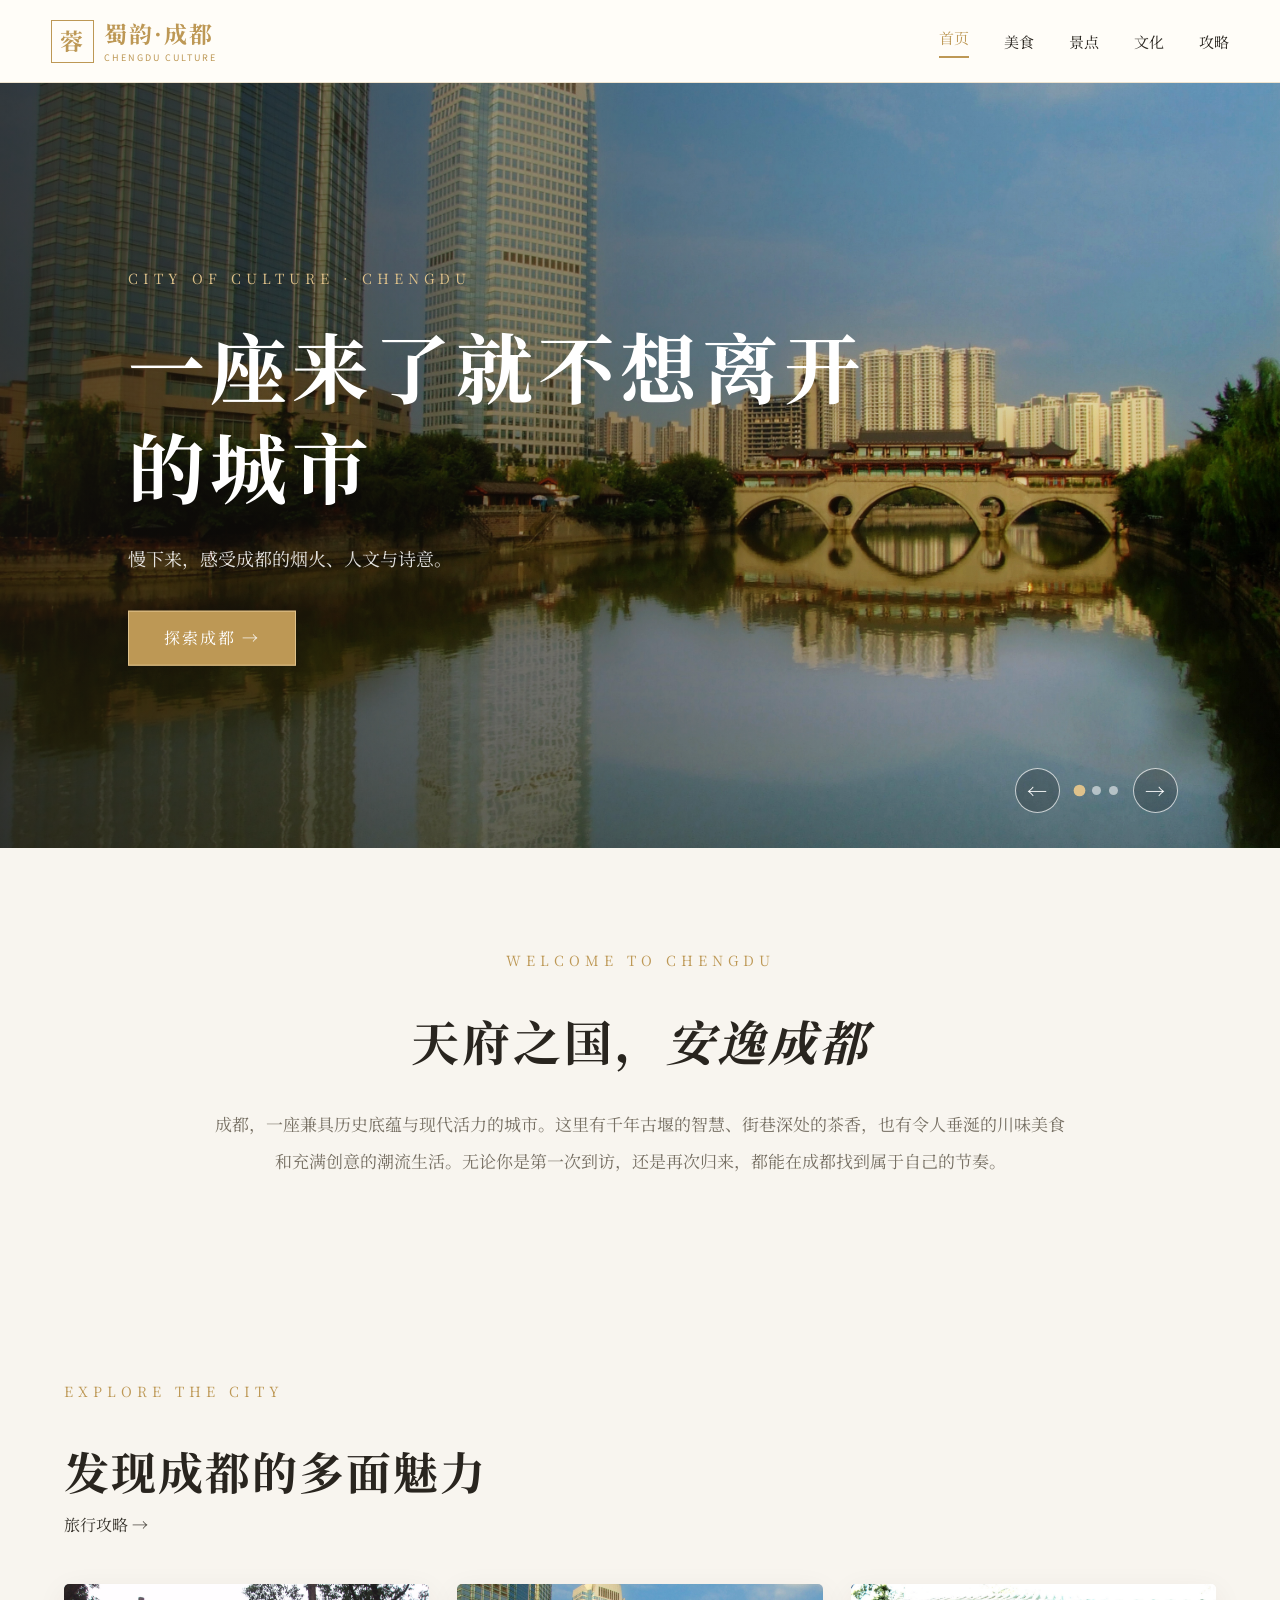
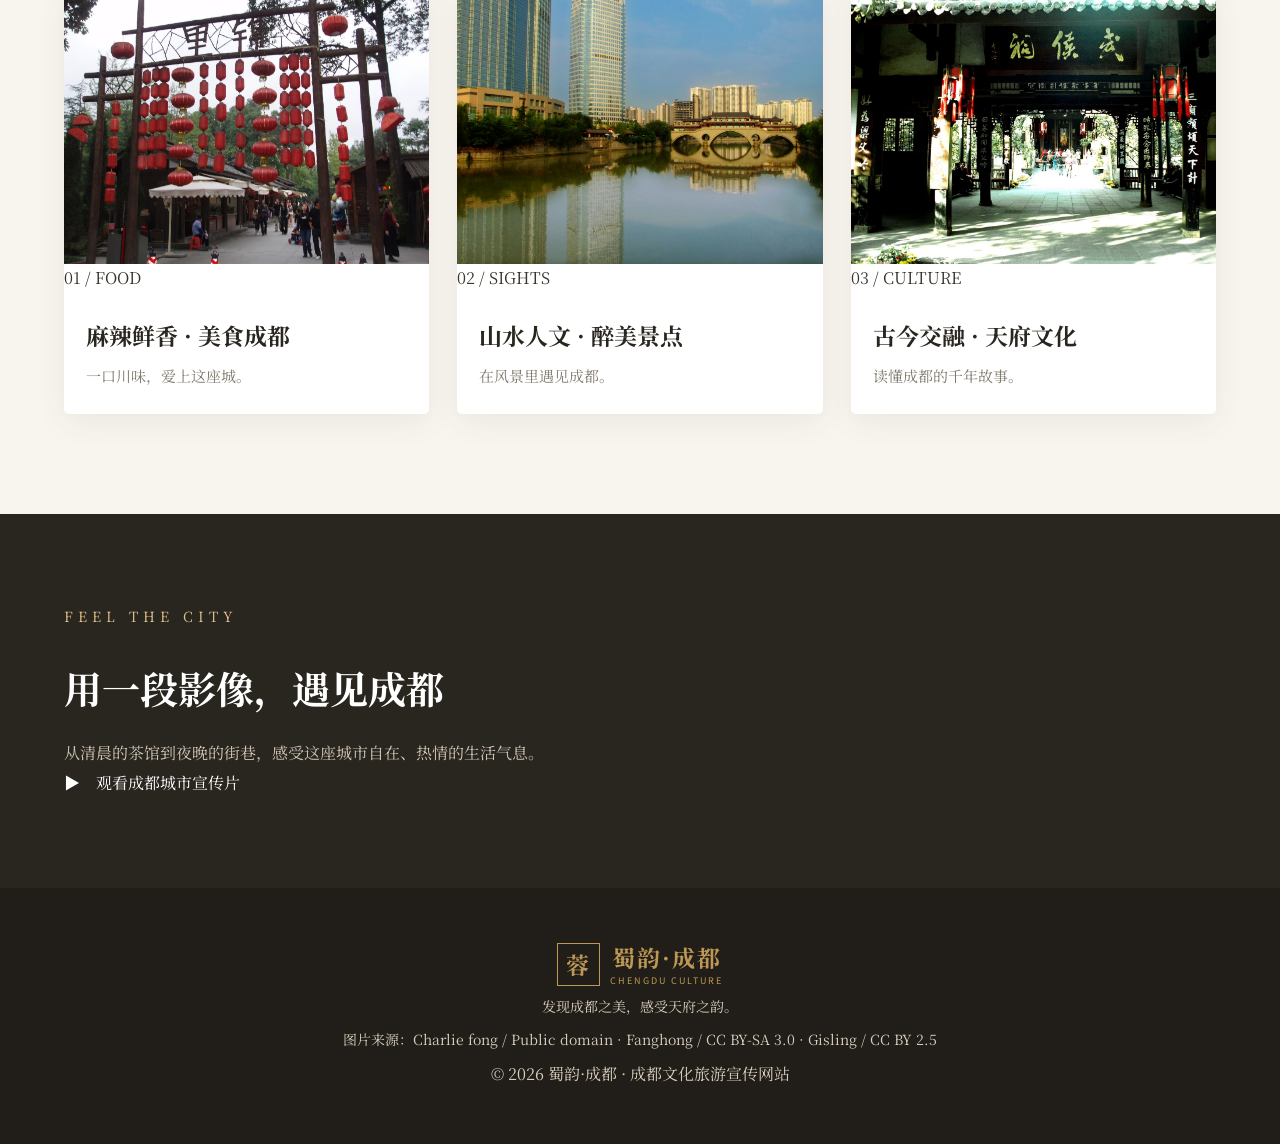
<file: index.html>
<!DOCTYPE html>
<html lang="zh-CN">
<head>
	<meta charset="UTF-8">
	<meta name="viewport" content="width=device-width, initial-scale=1.0">
	<meta name="description" content="蜀韵·成都文化旅游宣传网站，发现成都美食、景点、文化与旅行攻略。">
	<title>首页｜蜀韵·成都</title>
	<link rel="preconnect" href="https://fonts.googleapis.com">
	<link rel="preconnect" href="https://fonts.gstatic.com" crossorigin>
	<link href="https://fonts.googleapis.com/css2?family=Noto+Serif+SC:wght@400;500;600;700;800&family=Noto+Sans+SC:wght@300;400;500;600;700&display=swap" rel="stylesheet">
	<link rel="stylesheet" href="css/style.css?v=20261111-2">
</head>
<body data-page="discover">
<header class="site-header"><div class="nav-wrap"><a class="brand" href="index.html"><span class="brand-mark">蓉</span><span><b>蜀韵·成都</b><small>CHENGDU CULTURE</small></span></a><button class="menu-toggle" aria-label="打开导航">☰</button><nav class="main-nav"><a href="index.html" data-page="discover">首页</a><a href="food.html" data-page="food">美食</a><a href="sights.html" data-page="sights">景点</a><a href="culture.html" data-page="culture">文化</a><a href="guide.html" data-page="guide">攻略</a></nav></div></header>
<main>

<section class="hero">
	<div class="hero-slides">
		<article class="hero-slide active" style="background-image:url('images/anshun-bridge.jpg')">
			<div class="hero-copy"><span class="eyebrow">CITY OF CULTURE · CHENGDU</span><h1>一座来了就不想离开的城市</h1><p>慢下来，感受成都的烟火、人文与诗意。</p><a class="btn" href="sights.html">探索成都 <span>→</span></a></div>
		</article>
		<article class="hero-slide" style="background-image:url('images/jinli.jpg')">
			<div class="hero-copy"><span class="eyebrow">TASTE OF CHENGDU</span><h1>舌尖上的麻辣鲜香</h1><p>从街头小吃到地道川菜，开启味蕾之旅。</p><a class="btn" href="food.html">寻味成都 <span>→</span></a></div>
		</article>
		<article class="hero-slide" style="background-image:url('images/wuhou-shrine.jpg')">
			<div class="hero-copy"><span class="eyebrow">HISTORY & FUTURE</span><h1>在古韵与潮流之间</h1><p>读懂成都三千年的城市故事。</p><a class="btn" href="culture.html">走近文化 <span>→</span></a></div>
		</article>
	</div>
	<div class="hero-controls"><button class="prev" aria-label="上一张">←</button><div class="dots"><button class="dot active" aria-label="第1张"></button><button class="dot" aria-label="第2张"></button><button class="dot" aria-label="第3张"></button></div><button class="next" aria-label="下一张">→</button></div>
</section>
<section class="intro section-wrap"><div><span class="eyebrow gold">WELCOME TO CHENGDU</span><h2>天府之国，<em>安逸成都</em></h2></div><p>成都，一座兼具历史底蕴与现代活力的城市。这里有千年古堰的智慧、街巷深处的茶香，也有令人垂涎的川味美食和充满创意的潮流生活。无论你是第一次到访，还是再次归来，都能在成都找到属于自己的节奏。</p></section>
<section class="section-wrap"><div class="section-heading"><div><span class="eyebrow gold">EXPLORE THE CITY</span><h2>发现成都的多面魅力</h2></div><a class="text-link" href="guide.html">旅行攻略 →</a></div>
<div class="feature-grid">
<a class="feature-card" href="food.html"><img src="images/jinli.jpg" alt="成都锦里古街的传统建筑" width="900" height="600" loading="lazy"><span>01 / FOOD</span><h3>麻辣鲜香 · 美食成都</h3><p>一口川味，爱上这座城。</p></a>
<a class="feature-card" href="sights.html"><img src="images/anshun-bridge.jpg" alt="成都锦江上的安顺廊桥" width="900" height="600" loading="lazy"><span>02 / SIGHTS</span><h3>山水人文 · 醉美景点</h3><p>在风景里遇见成都。</p></a>
<a class="feature-card" href="culture.html"><img src="images/wuhou-shrine.jpg" alt="成都武侯祠古建筑" width="900" height="600" loading="lazy"><span>03 / CULTURE</span><h3>古今交融 · 天府文化</h3><p>读懂成都的千年故事。</p></a>
</div></section>
<section class="video-section"><div class="video-inner"><span class="eyebrow">FEEL THE CITY</span><h2>用一段影像，遇见成都</h2><p>从清晨的茶馆到夜晚的街巷，感受这座城市自在、热情的生活气息。</p><a class="video-link" href="https://www.youtube.com/results?search_query=成都城市宣传片" target="_blank" rel="noopener">▶　观看成都城市宣传片</a></div></section>

</main>
<footer class="site-footer"><div class="footer-inner"><a class="brand footer-brand" href="index.html"><span class="brand-mark">蓉</span><span><b>蜀韵·成都</b><small>CHENGDU CULTURE</small></span></a><p>发现成都之美，感受天府之韵。</p><p>图片来源：<a href="https://commons.wikimedia.org/wiki/File:Anshunlang_bridge_Chengdu.jpg">Charlie fong / Public domain</a> · <a href="https://commons.wikimedia.org/wiki/File:ChengduJinli.jpg">Fanghong / CC BY-SA 3.0</a> · <a href="https://commons.wikimedia.org/wiki/File:Chengdu_Wuhou_ci.jpg">Gisling / CC BY 2.5</a></p><span class="copyright">© 2026 蜀韵·成都 · 成都文化旅游宣传网站</span></div></footer>
<script src="js/main.js"></script>
</body>
</html>
</file>
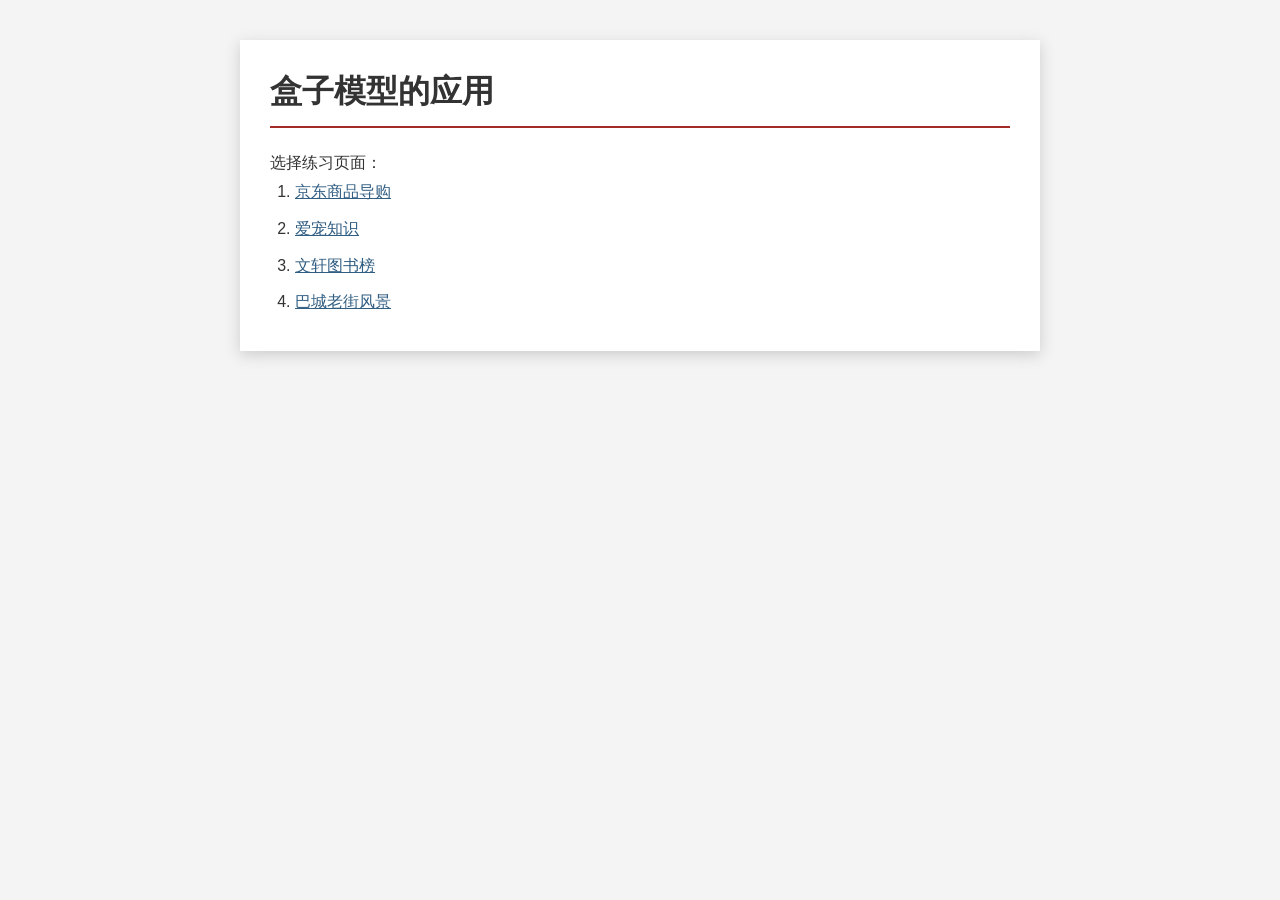
<file: box-model-exercises/index.html>
﻿<!doctype html><html lang="zh-CN"><head><meta charset="utf-8"><meta name="viewport" content="width=device-width, initial-scale=1"><title>盒子模型实训</title><link rel="stylesheet" href="style.css"></head><body class="extension-page"><main class="exercise-index"><h1>盒子模型的应用</h1><p>选择练习页面：</p><ol><li><a href="shopping.html">京东商品导购</a></li><li><a href="pets.html">爱宠知识</a></li><li><a href="books.html">文轩图书榜</a></li><li><a href="bacheng.html">巴城老街风景</a></li></ol></main></body></html>
</file>
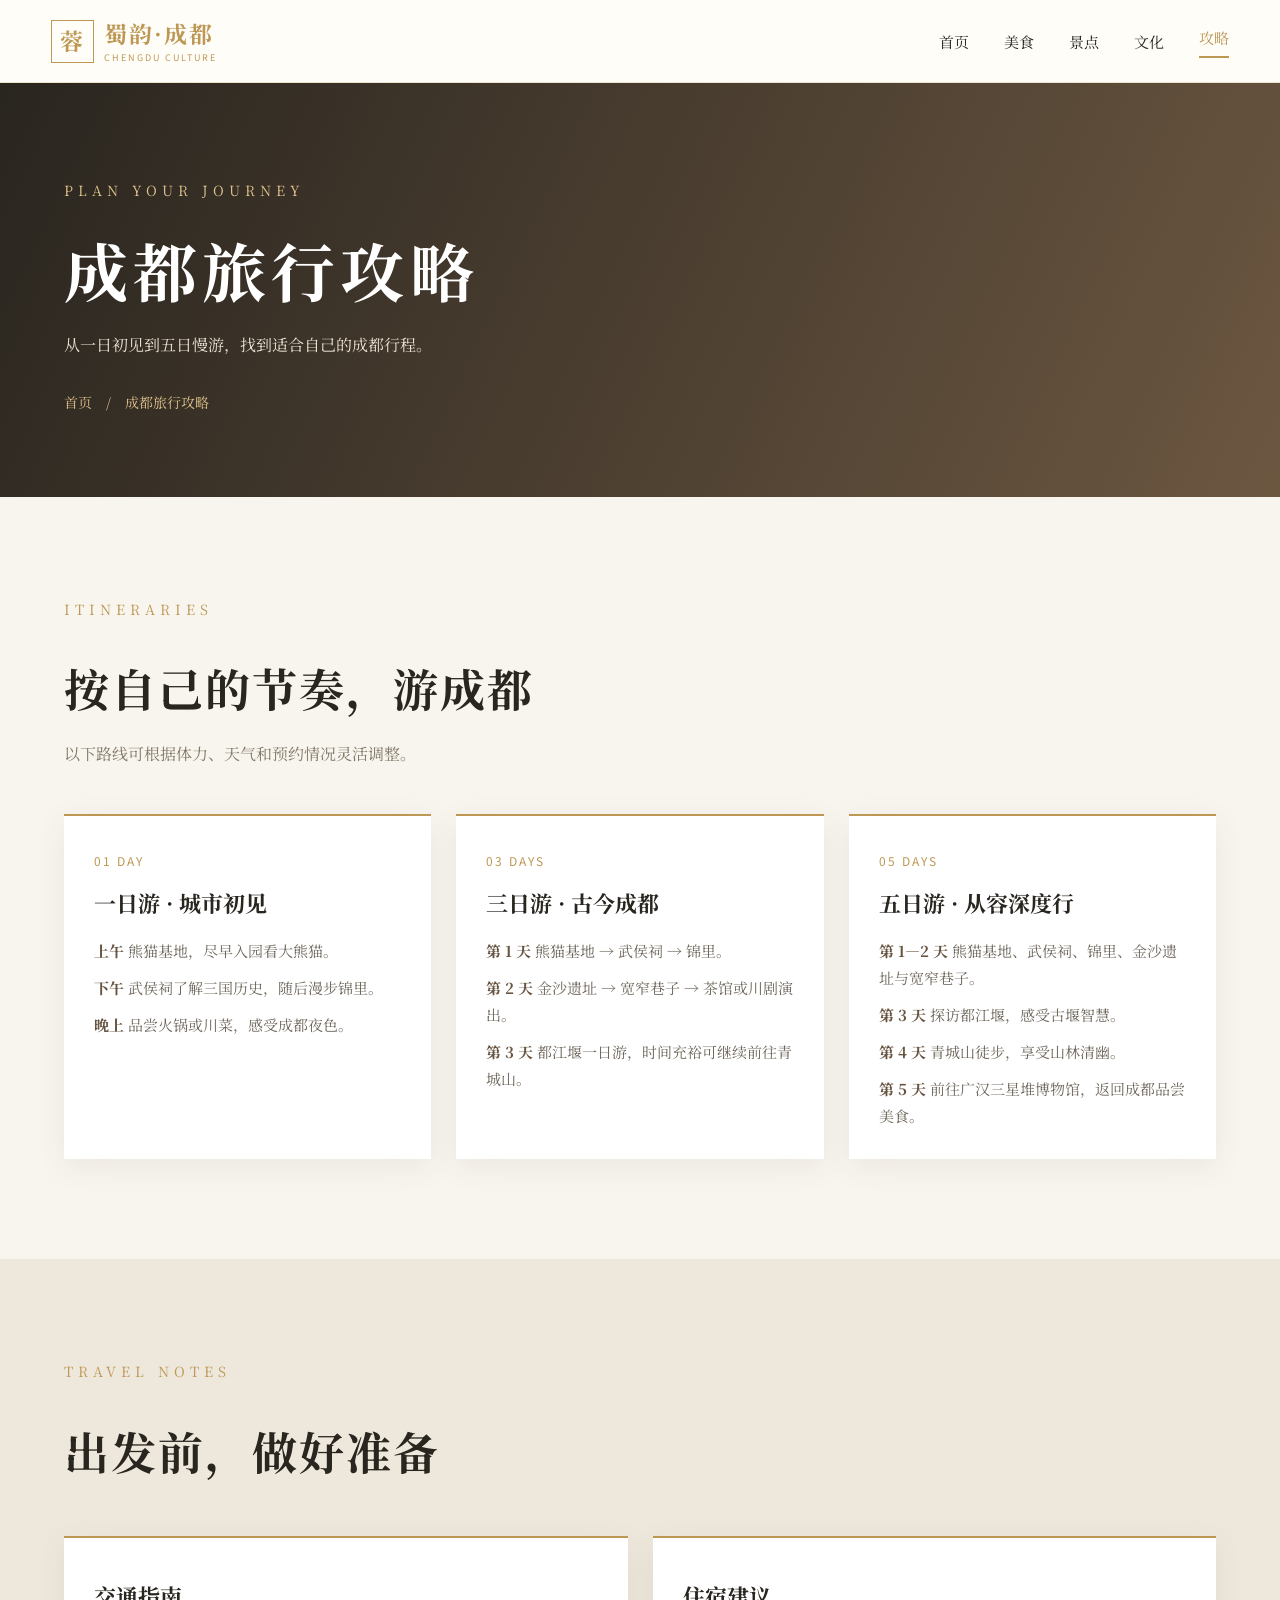
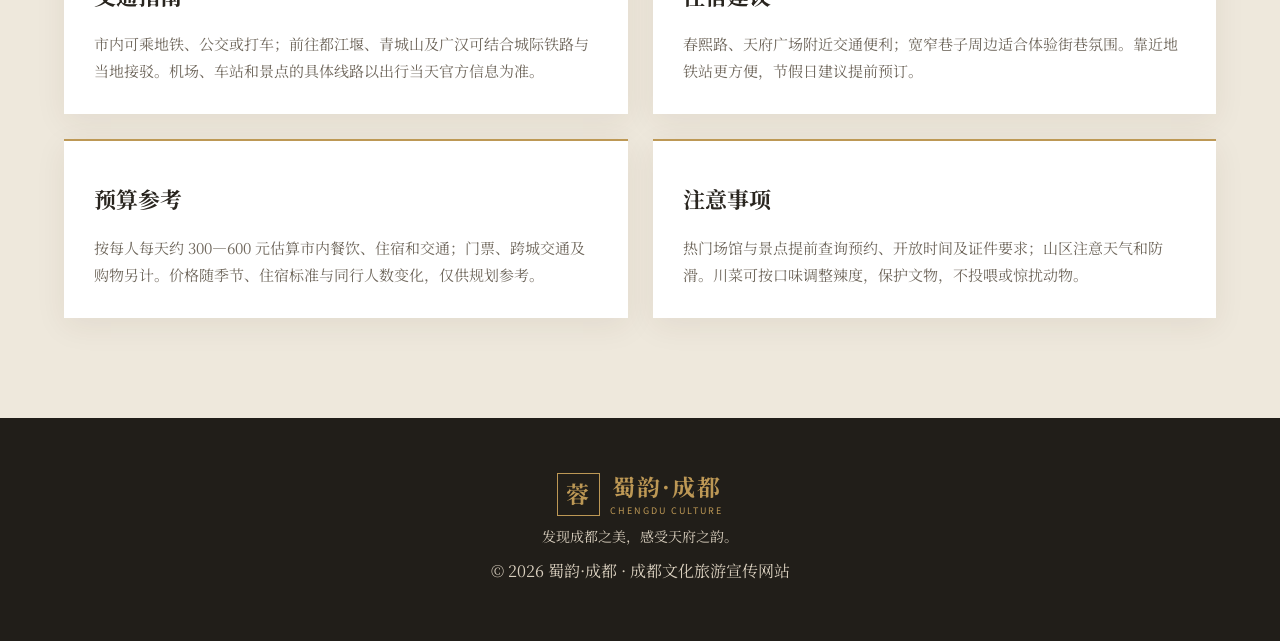
<file: guide.html>
<!DOCTYPE html>
<html lang="zh-CN"><head><meta charset="UTF-8"><meta name="viewport" content="width=device-width, initial-scale=1.0"><meta name="description" content="从一日初见到五日慢游，找到适合自己的成都行程。"><title>成都旅行攻略｜蜀韵·成都</title><link rel="preconnect" href="https://fonts.googleapis.com"><link rel="preconnect" href="https://fonts.gstatic.com" crossorigin><link href="https://fonts.googleapis.com/css2?family=Noto+Serif+SC:wght@400;500;600;700;800&family=Noto+Sans+SC:wght@300;400;500;600;700&display=swap" rel="stylesheet"><link rel="stylesheet" href="css/style.css"></head>
<body data-page="guide"><header class="site-header"><div class="nav-wrap"><a class="brand" href="index.html"><span class="brand-mark">蓉</span><span><b>蜀韵·成都</b><small>CHENGDU CULTURE</small></span></a><button class="menu-toggle" aria-label="打开导航" aria-expanded="false" aria-controls="main-nav">☰</button><nav class="main-nav" id="main-nav" aria-label="主导航"><a href="index.html">首页</a><a href="food.html">美食</a><a href="sights.html">景点</a><a href="culture.html">文化</a><a href="guide.html" class="active" aria-current="page">攻略</a></nav></div></header><main><section class="page-hero"><div class="page-hero-inner"><span class="eyebrow">PLAN YOUR JOURNEY</span><h1>成都旅行攻略</h1><p>从一日初见到五日慢游，找到适合自己的成都行程。</p><a href="index.html">首页 <span aria-hidden="true">/</span> 成都旅行攻略</a></div></section><section class="section-wrap guide-section"><div class="section-heading"><span class="eyebrow gold">ITINERARIES</span><h2>按自己的节奏，游成都</h2><p>以下路线可根据体力、天气和预约情况灵活调整。</p></div><div class="guide-grid"><article class="guide-card"><span>01 DAY</span><h3>一日游 · 城市初见</h3><p><b>上午</b> 熊猫基地，尽早入园看大熊猫。</p><p><b>下午</b> 武侯祠了解三国历史，随后漫步锦里。</p><p><b>晚上</b> 品尝火锅或川菜，感受成都夜色。</p></article><article class="guide-card"><span>03 DAYS</span><h3>三日游 · 古今成都</h3><p><b>第 1 天</b> 熊猫基地 → 武侯祠 → 锦里。</p><p><b>第 2 天</b> 金沙遗址 → 宽窄巷子 → 茶馆或川剧演出。</p><p><b>第 3 天</b> 都江堰一日游，时间充裕可继续前往青城山。</p></article><article class="guide-card"><span>05 DAYS</span><h3>五日游 · 从容深度行</h3><p><b>第 1—2 天</b> 熊猫基地、武侯祠、锦里、金沙遗址与宽窄巷子。</p><p><b>第 3 天</b> 探访都江堰，感受古堰智慧。</p><p><b>第 4 天</b> 青城山徒步，享受山林清幽。</p><p><b>第 5 天</b> 前往广汉三星堆博物馆，返回成都品尝美食。</p></article></div></section><section class="guide-details"><div class="section-wrap"><div class="section-heading"><span class="eyebrow gold">TRAVEL NOTES</span><h2>出发前，做好准备</h2></div><div class="guide-grid"><article class="guide-card"><h3>交通指南</h3><p>市内可乘地铁、公交或打车；前往都江堰、青城山及广汉可结合城际铁路与当地接驳。机场、车站和景点的具体线路以出行当天官方信息为准。</p></article><article class="guide-card"><h3>住宿建议</h3><p>春熙路、天府广场附近交通便利；宽窄巷子周边适合体验街巷氛围。靠近地铁站更方便，节假日建议提前预订。</p></article><article class="guide-card"><h3>预算参考</h3><p>按每人每天约 300—600 元估算市内餐饮、住宿和交通；门票、跨城交通及购物另计。价格随季节、住宿标准与同行人数变化，仅供规划参考。</p></article><article class="guide-card"><h3>注意事项</h3><p>热门场馆与景点提前查询预约、开放时间及证件要求；山区注意天气和防滑。川菜可按口味调整辣度，保护文物，不投喂或惊扰动物。</p></article></div></div></section></main><footer class="site-footer"><div class="footer-inner"><a class="brand footer-brand" href="index.html"><span class="brand-mark">蓉</span><span><b>蜀韵·成都</b><small>CHENGDU CULTURE</small></span></a><p>发现成都之美，感受天府之韵。</p><span class="copyright">© 2026 蜀韵·成都 · 成都文化旅游宣传网站</span></div></footer><script src="js/main.js"></script></body></html>
</file>
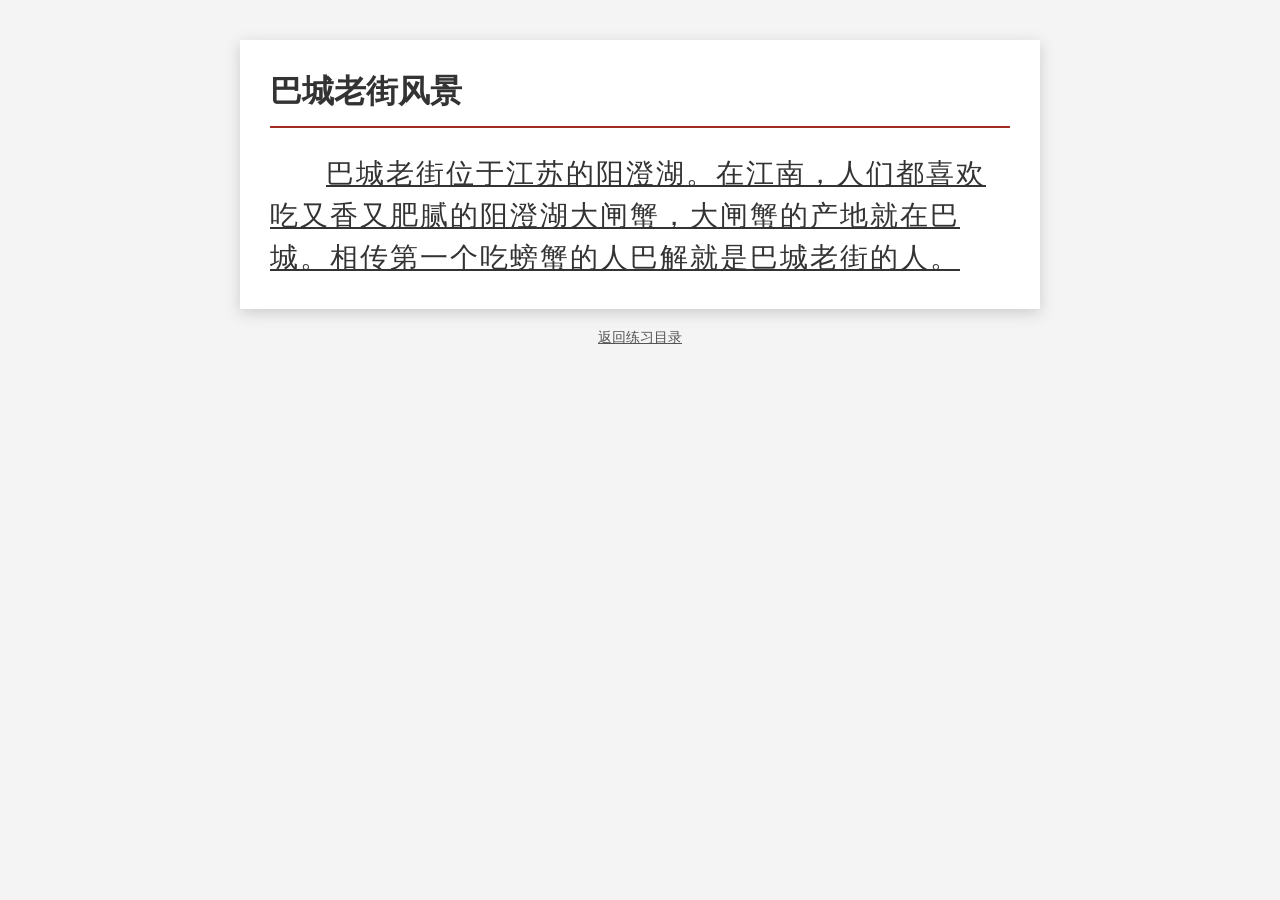
<file: box-model-exercises/bacheng.html>
﻿<!doctype html><html lang="zh-CN"><head><meta charset="utf-8"><meta name="viewport" content="width=device-width, initial-scale=1"><title>巴城老街风景</title><link rel="stylesheet" href="style.css"></head><body class="extension-page"><main class="old-town"><h1>巴城老街风景</h1><p>巴城老街位于江苏的阳澄湖。在江南，人们都喜欢吃又香又肥腻的阳澄湖大闸蟹，大闸蟹的产地就在巴城。相传第一个吃螃蟹的人巴解就是巴城老街的人。</p></main><p class="back"><a href="index.html">返回练习目录</a></p></body></html>
</file>
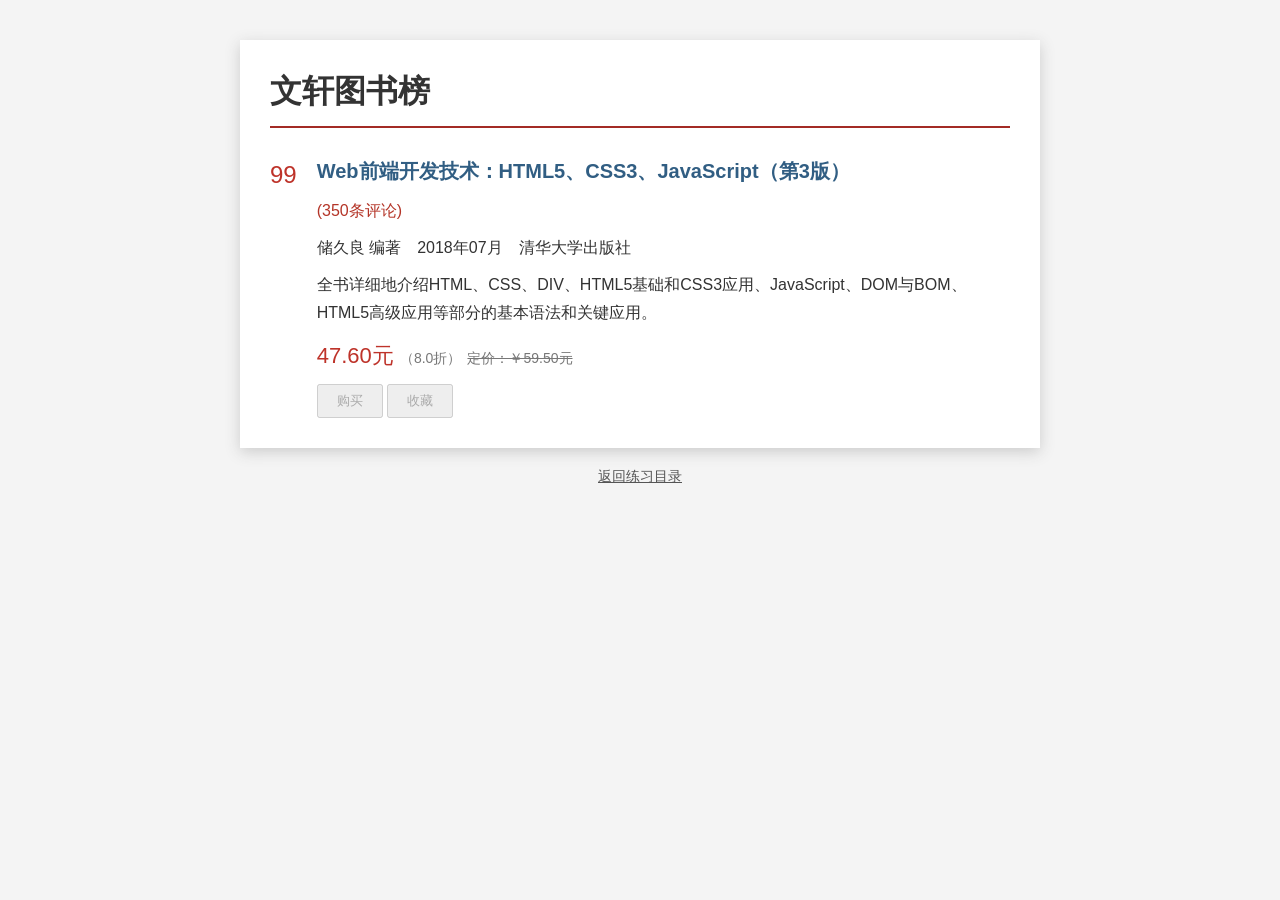
<file: box-model-exercises/books.html>
﻿<!doctype html><html lang="zh-CN"><head><meta charset="utf-8"><meta name="viewport" content="width=device-width, initial-scale=1"><title>文轩图书榜</title><link rel="stylesheet" href="style.css"></head><body class="extension-page"><main class="book"><h1>文轩图书榜</h1><article class="book-item"><span class="rank">99</span><div><h2>Web前端开发技术：HTML5、CSS3、JavaScript（第3版）</h2><p class="review">(350条评论)</p><p>储久良 编著　2018年07月　清华大学出版社</p><p>全书详细地介绍HTML、CSS、DIV、HTML5基础和CSS3应用、JavaScript、DOM与BOM、HTML5高级应用等部分的基本语法和关键应用。</p><p class="price">47.60元 <small>（8.0折）</small> <del>定价：￥59.50元</del></p><div class="book-actions"><button type="button" disabled>购买</button> <button type="button" disabled>收藏</button></div></div></article></main><p class="back"><a href="index.html">返回练习目录</a></p></body></html>
</file>
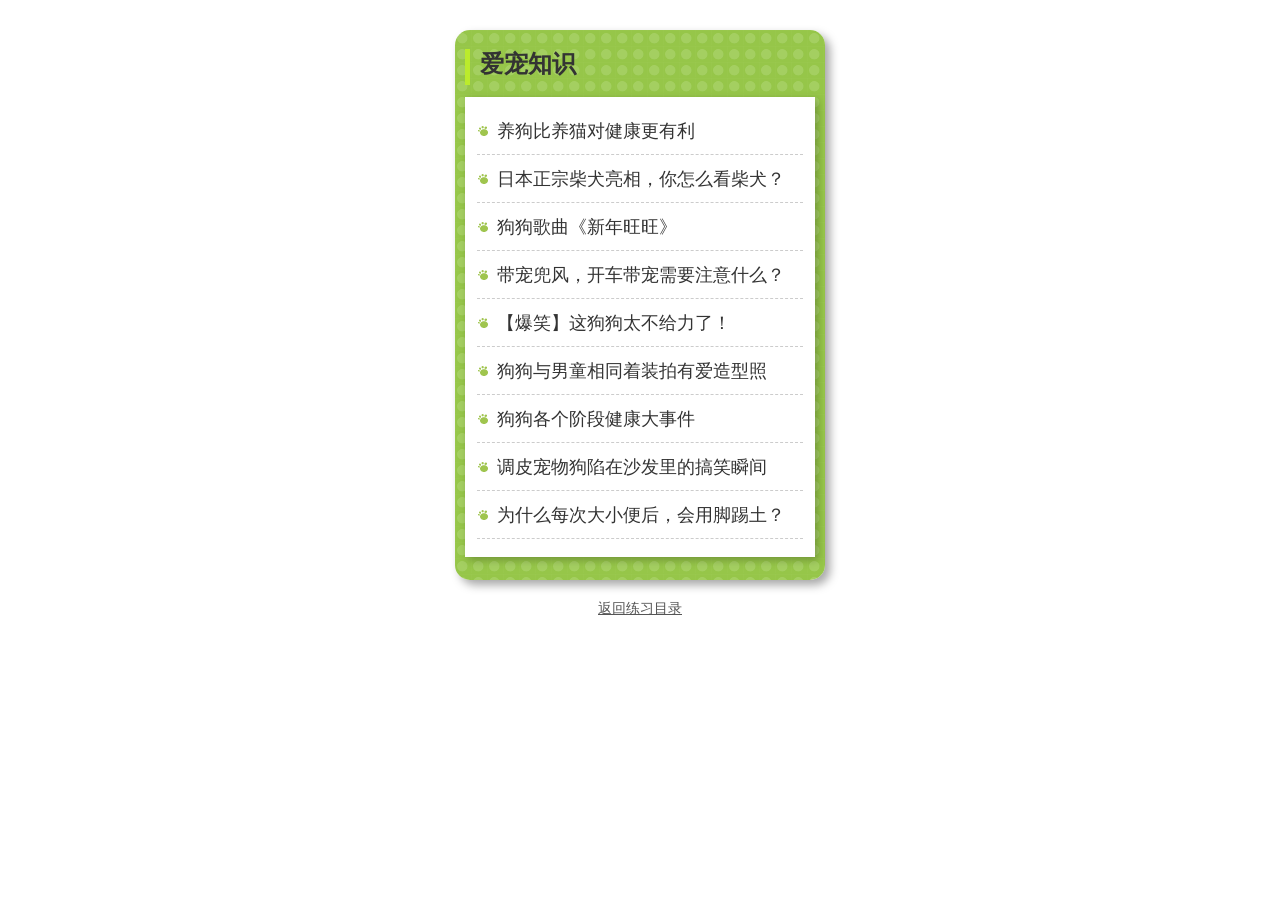
<file: box-model-exercises/pets.html>
﻿<!doctype html><html lang="zh-CN"><head><meta charset="utf-8"><meta name="viewport" content="width=device-width, initial-scale=1"><title>爱宠知识</title><link rel="stylesheet" href="style.css"></head><body class="pet-page"><main class="pet-box"><h1>爱宠知识</h1><div class="pet-inner"><ul><li><a href="#pet-list">养狗比养猫对健康更有利</a></li><li><a href="#pet-list">日本正宗柴犬亮相，你怎么看柴犬？</a></li><li><a href="#pet-list">狗狗歌曲《新年旺旺》</a></li><li><a href="#pet-list">带宠兜风，开车带宠需要注意什么？</a></li><li><a href="#pet-list">【爆笑】这狗狗太不给力了！</a></li><li><a href="#pet-list">狗狗与男童相同着装拍有爱造型照</a></li><li><a href="#pet-list">狗狗各个阶段健康大事件</a></li><li><a href="#pet-list">调皮宠物狗陷在沙发里的搞笑瞬间</a></li><li><a href="#pet-list">为什么每次大小便后，会用脚踢土？</a></li></ul></div><span id="pet-list"></span></main><p class="back"><a href="index.html">返回练习目录</a></p></body></html>
</file>
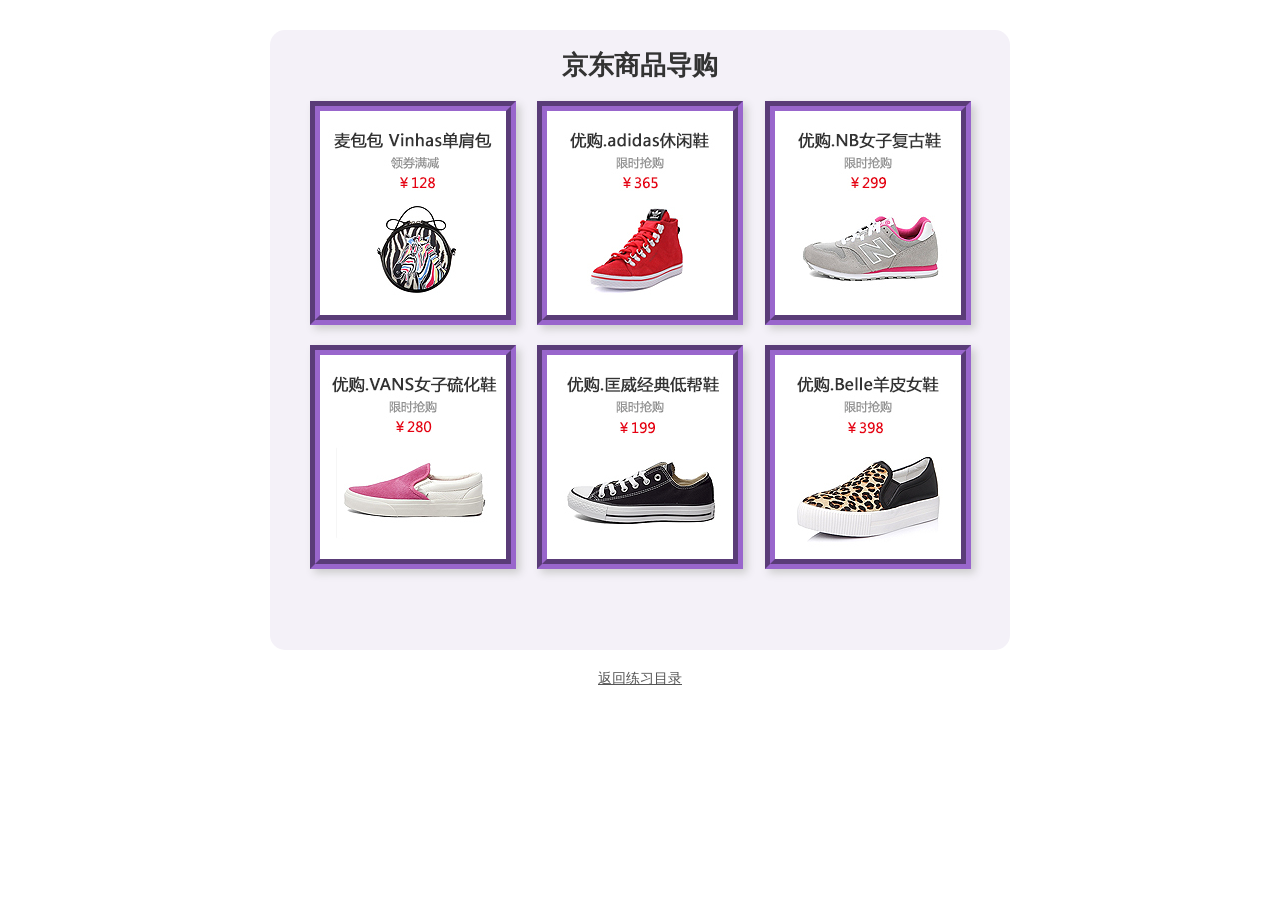
<file: box-model-exercises/shopping.html>
﻿<!doctype html><html lang="zh-CN"><head><meta charset="utf-8"><meta name="viewport" content="width=device-width, initial-scale=1"><title>京东商品导购</title><link rel="stylesheet" href="style.css"></head><body class="shopping-page"><main class="shopping"><h1>京东商品导购</h1><div class="products"><div class="product"><img src="assets/image5-2-1.jpg" width="186" height="204" alt="麦包包 Vinhas 单肩包，128元"></div><div class="product"><img src="assets/image5-2-2.jpg" width="186" height="204" alt="优购 adidas 休闲鞋，365元"></div><div class="product"><img src="assets/image5-2-3.jpg" width="186" height="204" alt="优购 NB 女子复古鞋，299元"></div><div class="product"><img src="assets/image5-2-4.jpg" width="186" height="204" alt="优购 VANS 女子硫化鞋，280元"></div><div class="product"><img src="assets/image5-2-5.jpg" width="186" height="204" alt="优购 匡威经典低帮鞋，199元"></div><div class="product"><img src="assets/image5-2-6.jpg" width="186" height="204" alt="优购 Belle 羊皮女鞋，398元"></div></div></main><p class="back"><a href="index.html">返回练习目录</a></p></body></html>
</file>
<file: css/style.css>
/* ========================================
   蜀韵·成都 —— 全站高级视觉样式
   主色：香槟金、米白、深棕
   ======================================== */

/* 1. 全局基础设置 */
:root {
	--gold: #bd9855;
	--gold-light: #dfc28b;
	--dark: #29251f;
	--brown: #665441;
	--cream: #f8f5ef;
	--white: #fff;
	--text: #39352e;
}

* {
	margin: 0;
	padding: 0;
	box-sizing: border-box;
}

html {
	scroll-behavior: smooth;
}

body {
	font-family: "Noto Serif SC", "Microsoft YaHei", serif;
	background: var(--cream);
	color: var(--text);
	line-height: 1.8;
}

a {
	color: inherit;
	text-decoration: none;
}

img {
	display: block;
	max-width: 100%;
}

/* 2. 顶部导航栏 */
.site-header {
	position: sticky;
	top: 0;
	z-index: 1000;
	background: rgba(255, 253, 248, 0.96);
	border-bottom: 1px solid rgba(189, 152, 85, 0.25);
	backdrop-filter: blur(15px);
}

.nav-wrap {
	width: min(1400px, 92%);
	min-height: 82px;
	margin: auto;
	display: flex;
	align-items: center;
	justify-content: space-between;
	gap: 30px;
}

.brand {
	color: var(--dark);
	font-size: 23px;
	font-weight: 700;
	letter-spacing: 2px;
	white-space: nowrap;
}

.brand span {
	color: var(--gold);
}

.nav-wrap nav,
.nav-links {
	display: flex;
	align-items: center;
	gap: 35px;
}

.nav-wrap nav a,
.nav-links a {
	font-size: 15px;
	color: var(--dark);
	transition: .3s;
}

.nav-wrap nav a:hover,
.nav-links a:hover,
.nav-wrap nav a.active,
.nav-links a.active {
	color: var(--gold);
}

.nav-wrap nav a.active::after,
.nav-links a.active::after {
	content: "";
	display: block;
	height: 2px;
	background: var(--gold);
	margin-top: 5px;
}

/* 3. 首页大图轮播区域 */
.hero {
	position: relative;
	width: 100%;
	height: min(780px, 85vh);
	min-height: 550px;
	overflow: hidden;
	background: #574a38;
}

.hero-slides {
	width: 100%;
	height: 100%;
	position: relative;
}

.hero-slide {
	position: absolute;
	inset: 0;
	background-size: cover;
	background-position: center;
	opacity: 0;
	visibility: hidden;
	transition: opacity 1s ease, visibility 1s;
}

.hero-slide.active {
	opacity: 1;
	visibility: visible;
}

.hero-slide::before {
	content: "";
	position: absolute;
	inset: 0;
	background: linear-gradient(
		90deg,
		rgba(20, 17, 13, .72),
		rgba(20, 17, 13, .2) 70%,
		rgba(20, 17, 13, .05)
	);
}

.hero-copy {
	position: absolute;
	left: 10%;
	top: 50%;
	transform: translateY(-50%);
	z-index: 2;
	max-width: 750px;
	color: white;
}

.eyebrow {
	display: block;
	color: var(--gold-light);
	font-size: 14px;
	letter-spacing: 5px;
	margin-bottom: 25px;
	text-transform: uppercase;
}

.hero-copy h1 {
	font-size: clamp(42px, 6vw, 82px);
	line-height: 1.3;
	letter-spacing: 5px;
	margin-bottom: 25px;
}

.hero-copy p {
	max-width: 600px;
	font-size: 18px;
	color: rgba(255,255,255,.88);
	line-height: 2;
}

.hero-copy a {
	display: inline-block;
	margin-top: 35px;
	padding: 12px 35px;
	border: 1px solid var(--gold-light);
	color: white;
	letter-spacing: 2px;
	transition: .3s;
}

.hero-copy a:hover {
	background: var(--gold);
	border-color: var(--gold);
}

.hero-controls {
	position: absolute;
	bottom: 35px;
	right: 8%;
	z-index: 5;
	display: flex;
	align-items: center;
	gap: 15px;
}

.hero-controls button {
	width: 45px;
	height: 45px;
	border: 1px solid rgba(255,255,255,.7);
	border-radius: 50%;
	color: white;
	background: rgba(0,0,0,.2);
	cursor: pointer;
	font-size: 20px;
	transition: .3s;
}

.hero-controls button:hover {
	background: var(--gold);
}

.hero-controls .dots {
	display: flex;
	gap: 8px;
}

.hero-controls .dots button {
	width: 9px;
	height: 9px;
	border: 0;
	background: rgba(255,255,255,.55);
}

.hero-controls .dots button.active {
	background: var(--gold-light);
	transform: scale(1.3);
}

/* 4. 首页介绍 */
.section-wrap {
	width: min(1250px, 90%);
	margin: auto;
	padding: 100px 0;
}

.intro {
	padding: 100px 10%;
	text-align: center;
	background: var(--cream);
}

.intro h1,
.intro h2 {
	font-size: clamp(30px, 4vw, 48px);
	color: var(--dark);
	letter-spacing: 3px;
	margin: 20px 0;
}

.intro p {
	max-width: 850px;
	margin: auto;
	color: #777064;
	font-size: 17px;
	line-height: 2.2;
}

.eyebrow.gold,
.section-heading .eyebrow {
	color: var(--gold);
}

/* 5. 内容区标题 */
.section-heading {
	margin-bottom: 45px;
}

.section-heading h2 {
	font-size: clamp(30px, 4vw, 45px);
	color: var(--dark);
	margin-top: 12px;
	letter-spacing: 2px;
}

.section-heading p {
	margin-top: 12px;
	color: #827968;
}

/* 6. 美食、景点、文化卡片 */
.feature-grid {
	display: grid;
	grid-template-columns: repeat(3, minmax(0, 1fr));
	gap: 28px;
}

.feature-card {
	display: block;
	overflow: hidden;
	background: white;
	border-radius: 5px;
	box-shadow: 0 8px 30px rgba(65, 48, 25, .07);
	transition: transform .4s, box-shadow .4s;
}

.feature-card:hover {
	transform: translateY(-10px);
	box-shadow: 0 18px 40px rgba(65, 48, 25, .15);
}

.feature-card img {
	width: 100%;
	height: 280px;
	object-fit: cover;
	transition: transform .6s;
}

.feature-card:hover img {
	transform: scale(1.06);
}

.feature-card h3 {
	padding: 22px 22px 5px;
	color: var(--dark);
	font-size: 23px;
}

.feature-card p {
	padding: 0 22px 25px;
	color: #81796d;
	font-size: 15px;
}

/* 7. 视频介绍区域 */
.video-section {
	background: #29251f;
	color: white;
	padding: 90px 5%;
}

.video-inner {
	max-width: 1200px;
	margin: auto;
}

.video-inner h2 {
	font-size: 38px;
	margin: 15px 0;
}

.video-inner p {
	color: #d0c7b8;
	line-height: 2;
}

/* 8. 普通内容区 */
main {
	min-height: 70vh;
}

main section {
	scroll-margin-top: 90px;
}

/* 9. 页脚 */
.site-footer {
	padding: 55px 5%;
	text-align: center;
	background: #211e19;
	color: #d9cfbe;
}

.site-footer p {
	margin: 8px 0;
	font-size: 14px;
}

.site-footer a:hover {
	color: var(--gold-light);
}

/* 10. 按钮统一风格 */
button {
	font-family: inherit;
}

.btn,
.button-gold {
	display: inline-block;
	padding: 12px 32px;
	background: var(--gold);
	color: white;
	border: 1px solid var(--gold);
	cursor: pointer;
	transition: .3s;
}

.btn:hover,
.button-gold:hover {
	background: #a47c3e;
}

/* 11. 图片自适应 */
img {
	height: auto;
}

.feature-card img {
	height: 280px;
}

/* 12. 手机和平板适配 */
@media (max-width: 900px) {
	.nav-wrap {
		flex-wrap: wrap;
		padding: 15px 0;
	}

	.nav-wrap nav,
	.nav-links {
		gap: 18px;
		flex-wrap: wrap;
	}

	.feature-grid {
		grid-template-columns: repeat(2, minmax(0, 1fr));
	}

	.hero-copy {
		left: 7%;
		right: 7%;
	}
}

@media (max-width: 600px) {
	.nav-wrap {
		width: 92%;
		gap: 12px;
	}

	.brand {
		font-size: 18px;
	}

	.nav-wrap nav,
	.nav-links {
		width: 100%;
		justify-content: space-between;
		gap: 10px;
	}

	.nav-wrap nav a,
	.nav-links a {
		font-size: 13px;
	}

	.hero {
		height: 620px;
		min-height: 500px;
	}

	.hero-copy h1 {
		font-size: 39px;
	}

	.hero-copy p {
		font-size: 15px;
	}

	.feature-grid {
		grid-template-columns: 1fr;
	}

	.feature-card img {
		height: 240px;
	}

	.section-wrap {
		padding: 65px 0;
	}

	.intro {
		padding: 65px 6%;
	}

	.hero-controls {
		right: 6%;
		bottom: 20px;
	}
}

/* 内页与全站导航 */
.brand { display: inline-flex; align-items: center; gap: 10px; line-height: 1.2; }
.brand .brand-mark { display: grid; place-items: center; width: 43px; height: 43px; border: 1px solid var(--gold); font-size: 23px; }
.brand b, .brand small { display: block; }
.brand small { margin-top: 5px; font: 9px/1 "Noto Sans SC", sans-serif; letter-spacing: 2px; }
.footer-brand { color: #f8f5ef; }
.menu-toggle { display: none; border: 1px solid var(--gold); background: transparent; color: var(--dark); padding: 5px 12px; font-size: 21px; cursor: pointer; }
.page-hero { background: linear-gradient(115deg, #29251f, #6c5741); color: white; }
.page-hero-inner { width: min(1250px, 90%); margin: auto; padding: 95px 0 80px; }
.page-hero h1 { font-size: clamp(38px, 6vw, 64px); letter-spacing: .08em; line-height: 1.3; }
.page-hero p { margin: 20px 0 28px; color: #eee4d5; }
.page-hero a { color: var(--gold-light); font-size: 14px; }
.page-hero a span { margin: 0 10px; }
.content-card { display: flex; flex-direction: column; }
.content-card img { aspect-ratio: 4 / 3; height: auto; object-fit: cover; }
.content-card .card-copy { padding: 24px; }
.content-card h3, .content-card p { padding: 0; }
.content-card h3 { margin: 6px 0 10px; }
.content-card p { line-height: 1.9; }
.card-number, .guide-card > span { color: var(--gold); font: 12px/1.4 "Noto Sans SC", sans-serif; letter-spacing: 2px; }
.image-credit { display: inline-block; margin-top: 16px; color: #80663a; font-size: 12px; }
.guide-grid { display: grid; grid-template-columns: repeat(3, minmax(0, 1fr)); gap: 25px; }
.guide-card { background: white; padding: 30px; border-top: 2px solid var(--gold); box-shadow: 0 8px 30px rgba(65,48,25,.07); }
.guide-card h3 { margin: 8px 0 15px; font-size: 22px; color: var(--dark); }
.guide-card p { margin-top: 10px; color: #6f675c; font-size: 15px; }
.guide-card b { color: var(--brown); }
.guide-details { background: #eee8dc; }
.guide-details .guide-grid { grid-template-columns: repeat(2, minmax(0, 1fr)); }
a:focus-visible, button:focus-visible { outline: 3px solid var(--gold); outline-offset: 4px; }
@media (max-width: 900px) { .guide-grid { grid-template-columns: repeat(2, minmax(0, 1fr)); } }
@media (max-width: 600px) {
 .menu-toggle { display: block; }
 .nav-wrap .main-nav { display: none; width: 100%; padding: 10px 0; }
 .nav-wrap .main-nav.is-open { display: flex; }
 .page-hero-inner { padding: 65px 0 55px; }
 .guide-grid, .guide-details .guide-grid { grid-template-columns: 1fr; }
 .guide-card { padding: 24px; }
 .eyebrow { letter-spacing: 3px; }
}
</file>
<file: box-model-exercises/style.css>
﻿* { margin: 0; padding: 0; box-sizing: border-box; }
body { font-family: "Microsoft YaHei", sans-serif; color: #333; }
.shopping-page, .pet-page { padding: 30px 10px; }
.shopping { width: 740px; height: 620px; max-width: 100%; margin: 0 auto; padding: 18px; border-radius: 15px; background: #f4f1f8; }
.shopping h1 { text-align: center; font-size: 26px; margin-bottom: 18px; }
.products { display: grid; grid-template-columns: repeat(3, 206px); justify-content: space-evenly; gap: 20px 0; }
.product { width: 206px; border: 10px groove #9966cc; box-shadow: 4px 4px 8px #ccc; background: white; }
.product:hover { border-style: dashed; border-color: #9999cc; }
.product img { width: 186px; height: 204px; display: block; }
.pet-box { width: 370px; max-width: 100%; height: 550px; margin: 0 auto; padding: 12px 10px; border-radius: 15px; background: url('assets/bg.gif') repeat; box-shadow: 5px 5px 10px rgba(0,0,0,.35); }
.pet-box h1 { height: 36px; line-height: 30px; padding-left: 10px; border-left: 5px solid #bbeb2c; margin: 7px 0 12px; font-size: 24px; }
.pet-inner { width: 350px; max-width: 100%; height: 460px; padding: 10px 12px; background: white; box-shadow: 3px 3px 8px rgba(0,0,0,.25); }
.pet-inner ul { list-style: none; }
.pet-inner li { height: 48px; line-height: 48px; border-bottom: 1px dashed #ccc; padding-left: 20px; background: url('assets/tb.gif') no-repeat left center; overflow: hidden; white-space: nowrap; text-overflow: ellipsis; }
.pet-inner a { color: #333; font-size: 18px; text-decoration: none; }
.pet-inner a:hover, .pet-inner a:focus-visible { font-weight: bold; color: #739311; text-shadow: 1px 1px 2px #bbeb2c; }
.back { text-align: center; margin: 20px auto; font-size: 14px; }.back a { color: #555; }
.extension-page { background: #f4f4f4; padding: 40px 15px; }
.book, .old-town, .exercise-index { max-width: 800px; margin: auto; padding: 30px; background: white; box-shadow: 0 4px 14px #ccc; }
.book h1, .old-town h1, .exercise-index h1 { border-bottom: 2px solid #a32b25; padding-bottom: 12px; margin-bottom: 25px; }
.book-item { display: flex; gap: 20px; line-height: 1.8; }.book-item h2 { font-size: 20px; color: #315e83; }.book-item p { margin: 8px 0; }.rank { font-size: 24px; color: #be332a; }.review { color: #b43528; }.price { color: #be332a; font-size: 22px; }.price small, .price del { font-size: 14px; color: #777; }.book-actions button { padding: 6px 18px; }
.old-town p { text-indent: 2em; font-size: 28px; line-height: 1.5; letter-spacing: 2px; text-decoration: underline; }
.exercise-index ol { padding-left: 25px; line-height: 2.3; }.exercise-index a { color: #315e83; }
@media (max-width: 690px) { .shopping { height: auto; }.products { grid-template-columns: repeat(2, 206px); gap: 16px; } }
@media (max-width: 460px) { .products { grid-template-columns: 206px; }.pet-inner a { font-size: 16px; }.book, .old-town, .exercise-index { padding: 20px; } }
</file>
